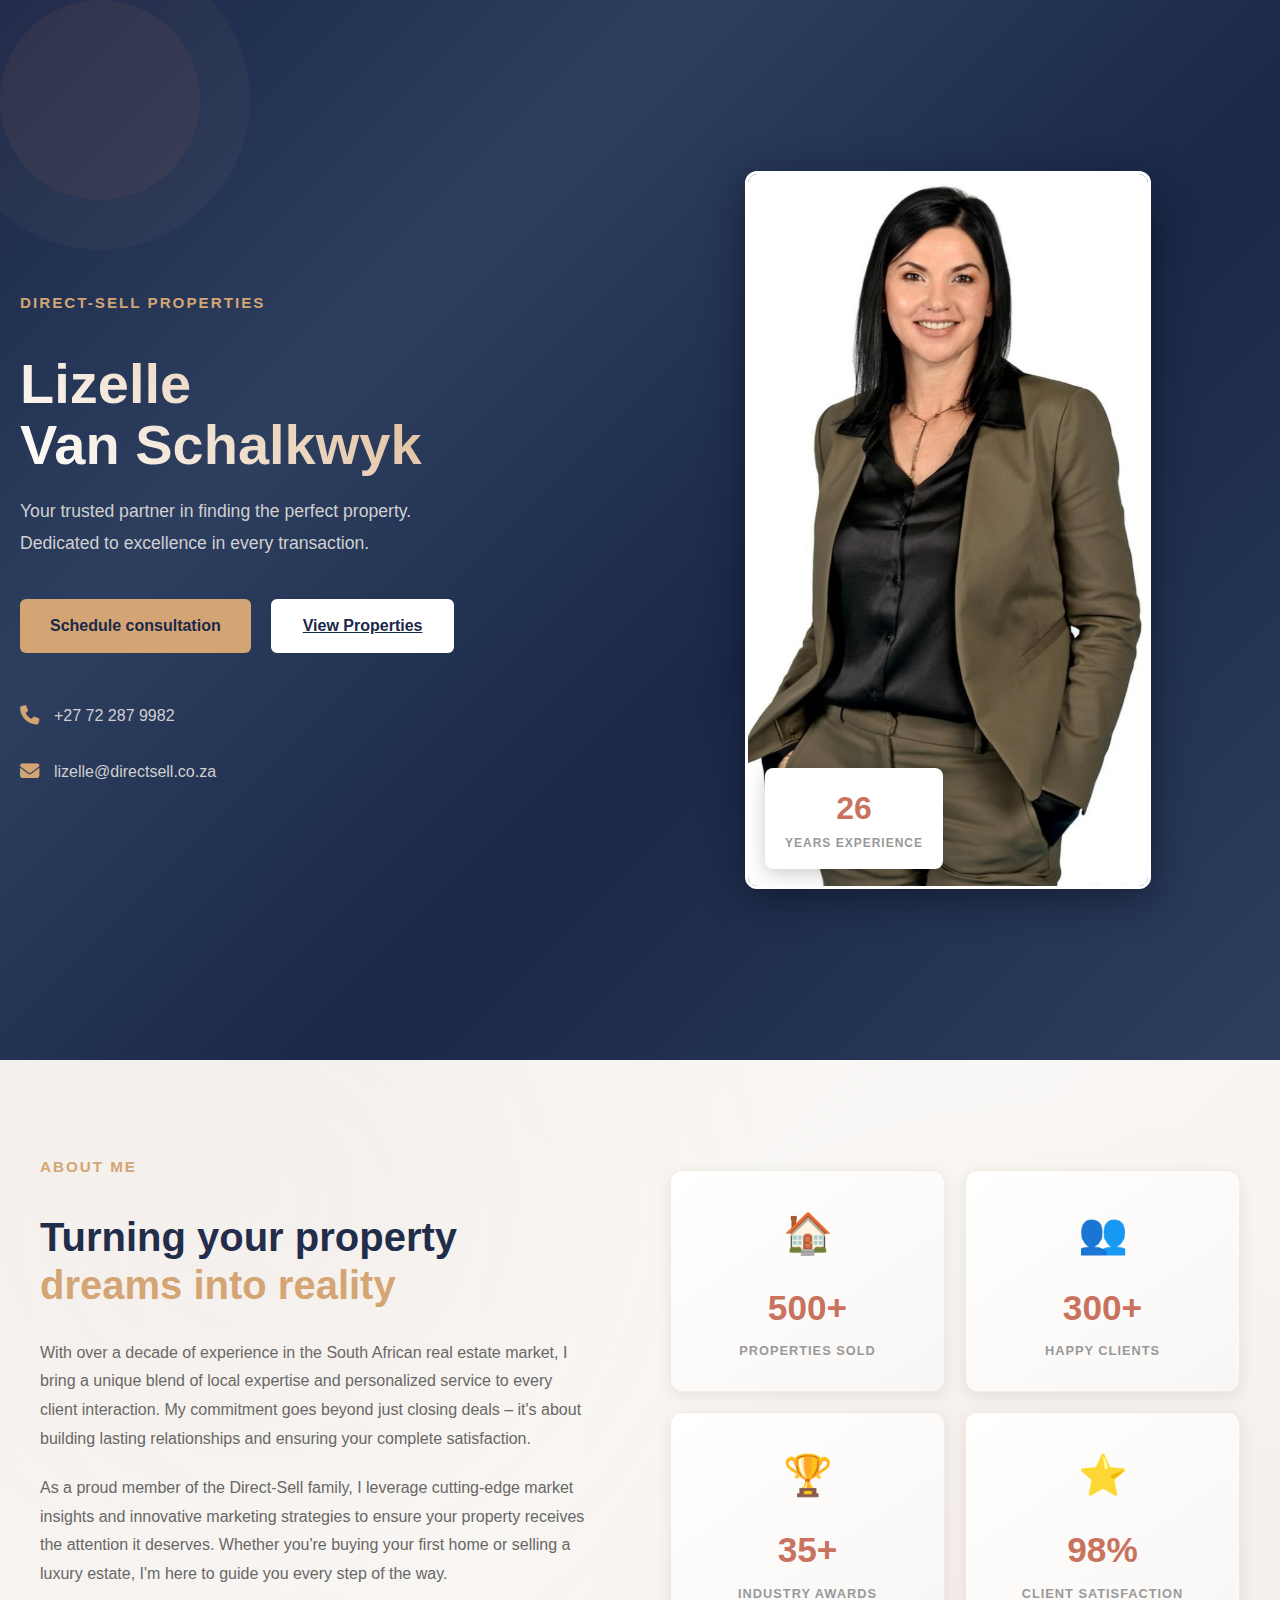
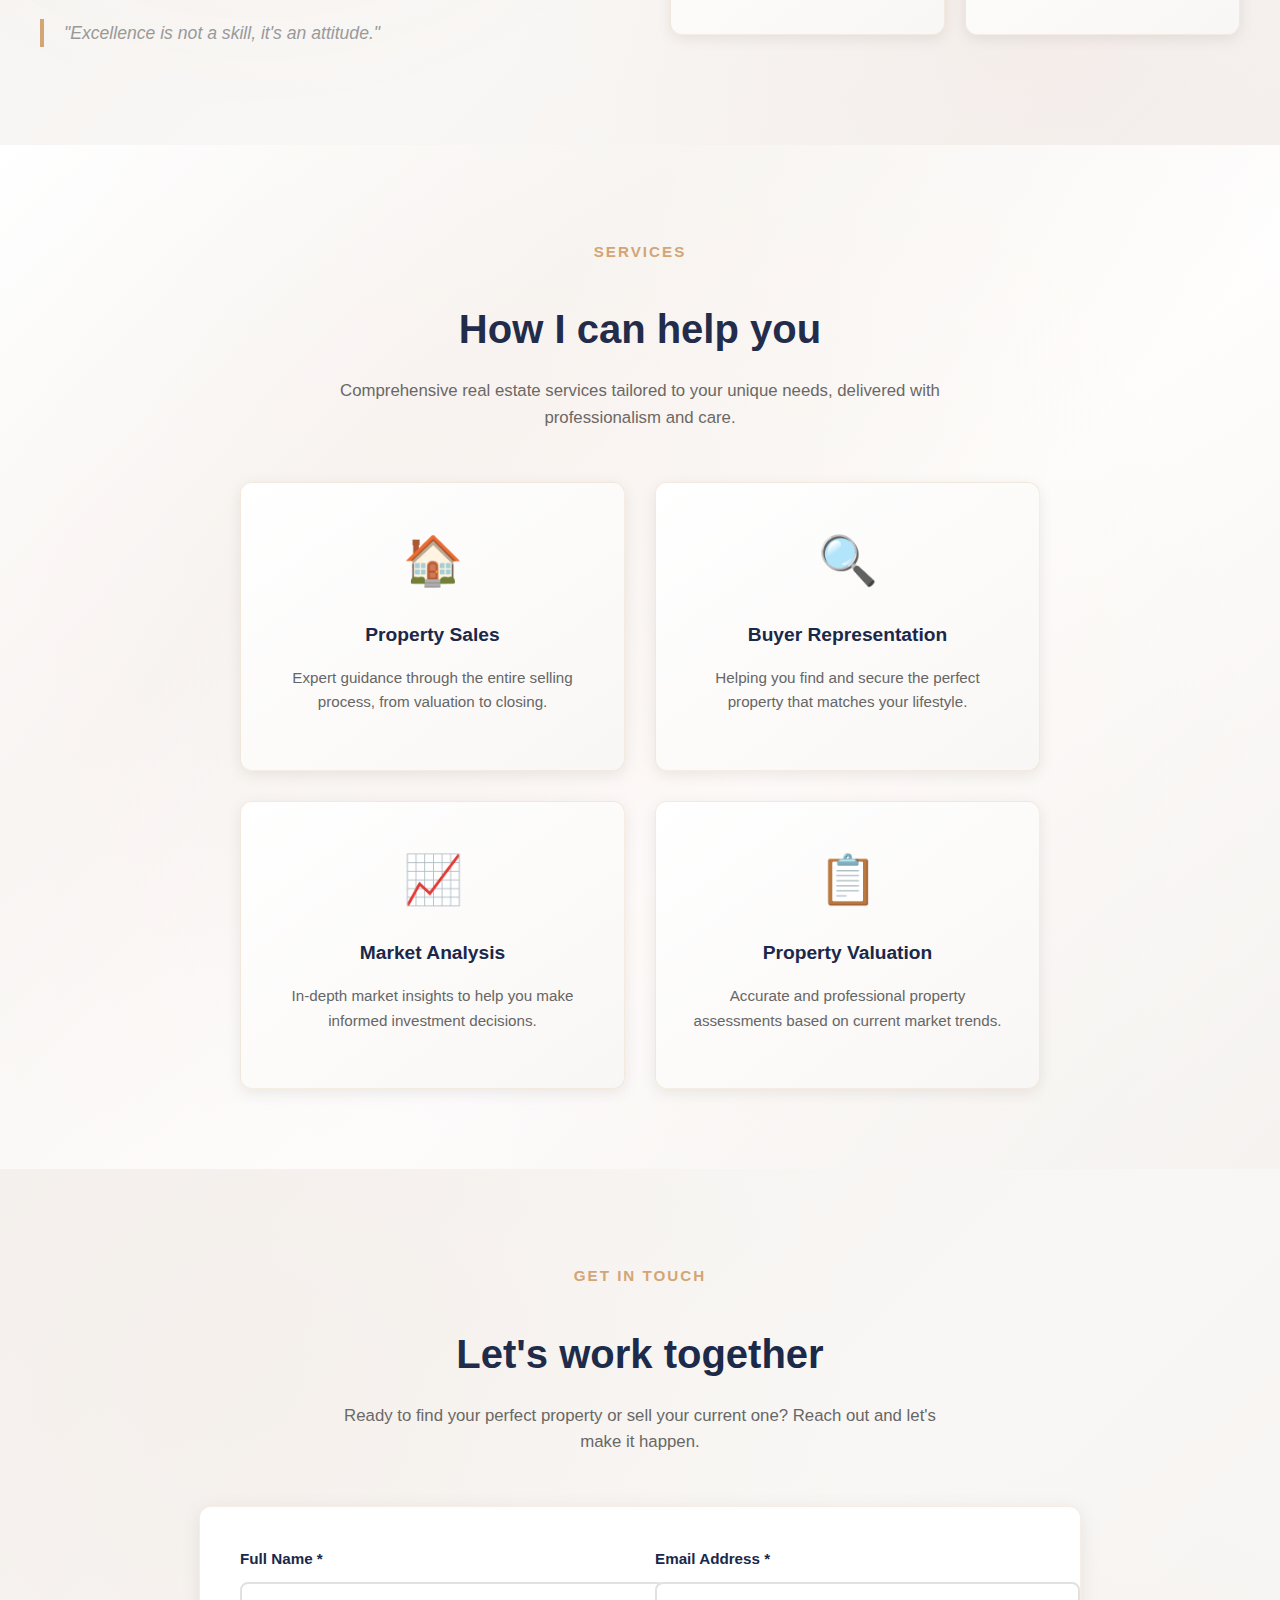
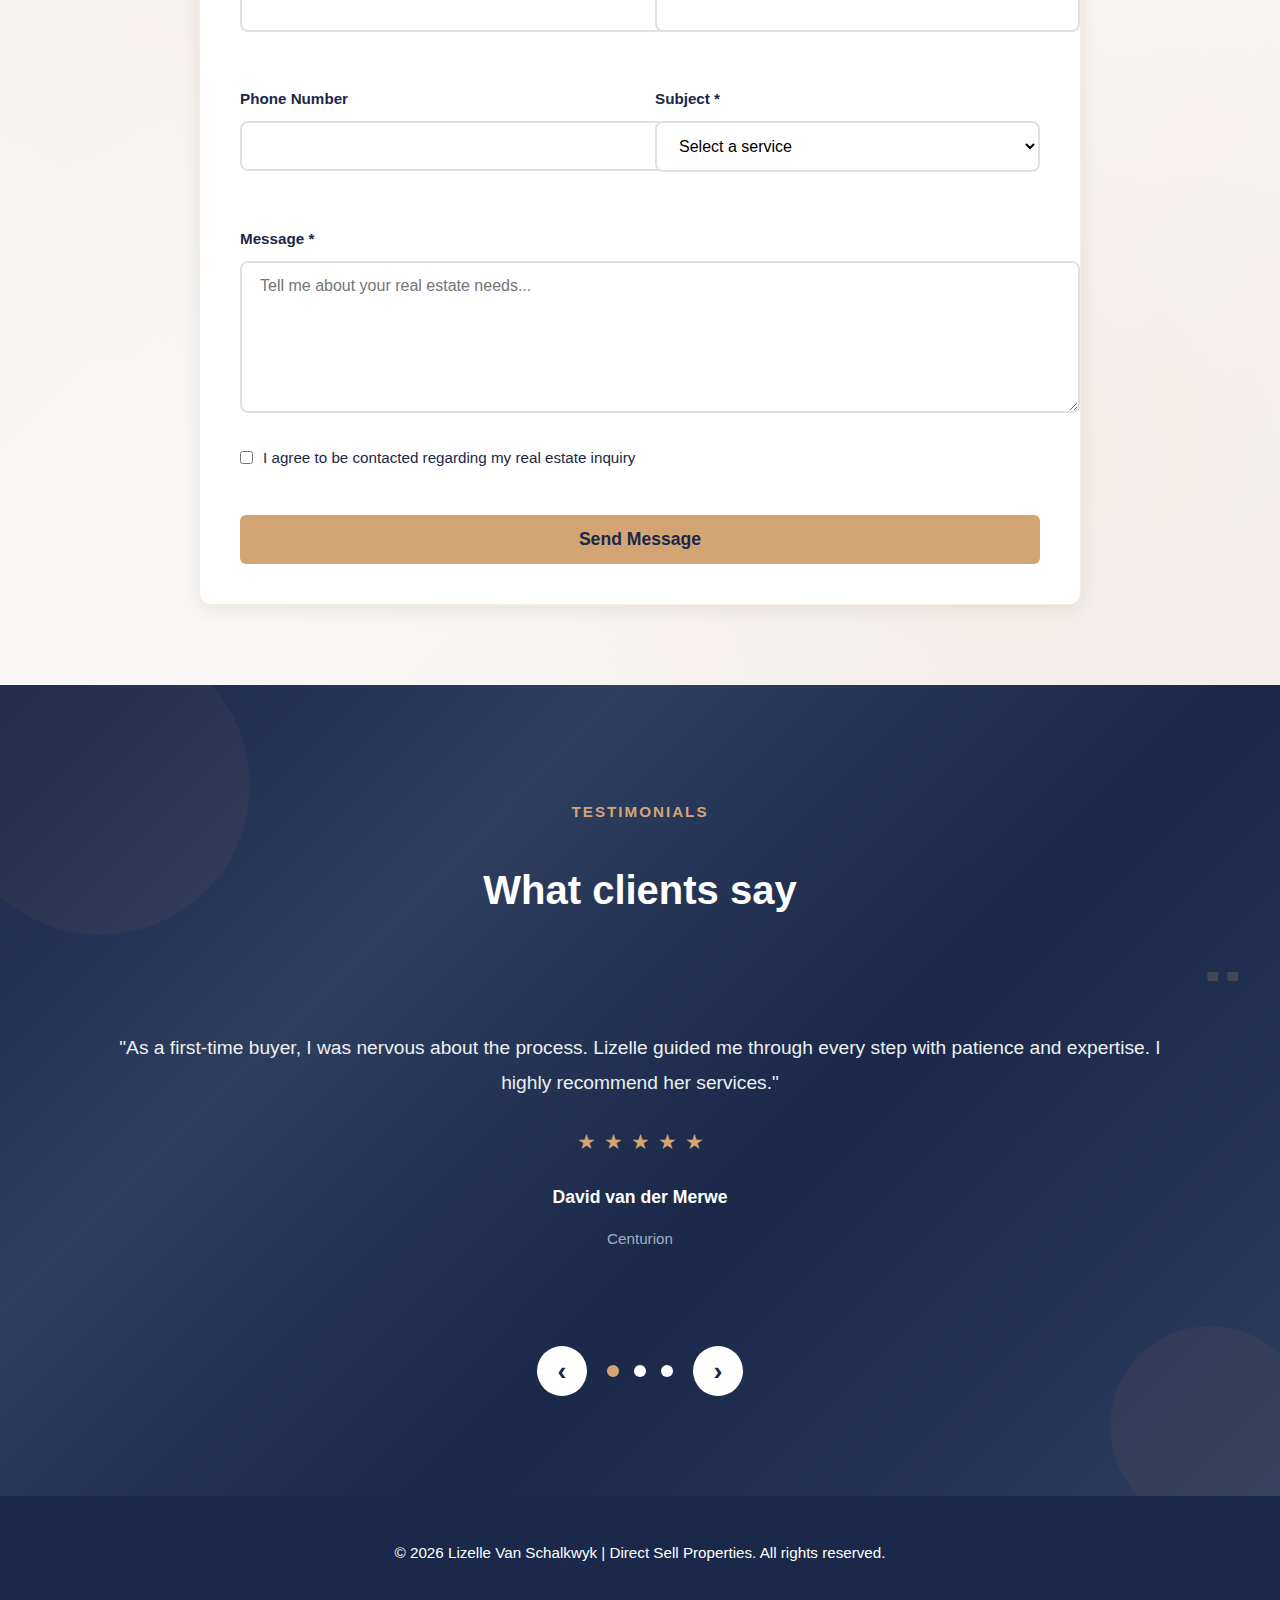
<file: index.html>
<!DOCTYPE html>
<html lang="en">
<head>
    <meta charset="UTF-8">
    <meta name="viewport" content="width=device-width, initial-scale=1.0">
    <title>Lizelle Van Schalkwyk - Real Estate Agent</title>
    <link rel="stylesheet" href="https://cdnjs.cloudflare.com/ajax/libs/font-awesome/6.4.0/css/all.min.css">
    <link rel="stylesheet" href="styles.css">
</head>
<body>
    <!-- Hero Section -->
    <section class="hero">
        <div class="hero-content">
            <div class="hero-left">
                <p class="company-label">DIRECT-SELL PROPERTIES</p>
                <h1 class="hero-name">Lizelle<br><span class="name-highlight">Van Schalkwyk</span></h1>
                <p class="hero-tagline">Your trusted partner in finding the perfect property.<br>Dedicated to excellence in every transaction.</p>
                
                <div class="hero-buttons">
                    <button class="btn btn-primary">Schedule consultation</button>
                    <a href="properties.html" class="btn btn-secondary">View Properties</a>
                </div>
                
                <div class="hero-contact">
                    <a href="tel:0722879982" class="contact-link-hero">
                        <i class="fas fa-phone"></i>
                        <span>+27 72 287 9982</span>
                    </a>
                    <a href="mailto:lizelle.vans@gmail.com" class="contact-link-hero">
                        <i class="fas fa-envelope"></i>
                        <span>lizelle@directsell.co.za</span>
                    </a>
                </div>
            </div>
            
            <div class="hero-right">
                <div class="image-card">
                    <img src="Profpic.jpg" alt="Lizelle Van Schalkwyk - Real Estate Agent" class="profile-image">
                    <div class="experience-badge">
                        <div class="badge-number">26</div>
                        <div class="badge-text">YEARS EXPERIENCE</div>
                    </div>
                </div>
            </div>
        </div>
    </section>

    <!-- About Me Section -->
    <section class="about-me-section">
        <div class="container">
            <div class="about-me-content">
                <div class="about-me-left">
                    <p class="about-label">ABOUT ME</p>
                    <h2 class="about-me-title">Turning your property<br><span class="title-highlight">dreams into reality</span></h2>
                    
                    <p class="about-text">With over a decade of experience in the South African real estate market, I bring a unique blend of local expertise and personalized service to every client interaction. My commitment goes beyond just closing deals – it's about building lasting relationships and ensuring your complete satisfaction.</p>
                    
                    <p class="about-text">As a proud member of the Direct-Sell family, I leverage cutting-edge market insights and innovative marketing strategies to ensure your property receives the attention it deserves. Whether you're buying your first home or selling a luxury estate, I'm here to guide you every step of the way.</p>
                    
                    <p class="quote">"Excellence is not a skill, it's an attitude."</p>
                </div>
                
                <div class="about-me-right">
                    <div class="stats-grid">
                        <div class="stat-card">
                            <div class="stat-icon">🏠</div>
                            <div class="stat-number">500+</div>
                            <div class="stat-label">PROPERTIES SOLD</div>
                        </div>
                        <div class="stat-card">
                            <div class="stat-icon">👥</div>
                            <div class="stat-number">300+</div>
                            <div class="stat-label">HAPPY CLIENTS</div>
                        </div>
                        <div class="stat-card">
                            <div class="stat-icon">🏆</div>
                            <div class="stat-number">35+</div>
                            <div class="stat-label">INDUSTRY AWARDS</div>
                        </div>
                        <div class="stat-card">
                            <div class="stat-icon">⭐</div>
                            <div class="stat-number">98%</div>
                            <div class="stat-label">CLIENT SATISFACTION</div>
                        </div>
                    </div>
                </div>
            </div>
        </div>
    </section>

    <section class="services-section">
        <div class="container">
            <p class="services-label">SERVICES</p>
            <h2 class="services-title">How I can help you</h2>
            <p class="services-subtitle">Comprehensive real estate services tailored to your unique needs, delivered with professionalism and care.</p>
            
            <div class="services-grid">
                <div class="service-card">
                    <div class="service-icon">🏠</div>
                    <h3>Property Sales</h3>
                    <p>Expert guidance through the entire selling process, from valuation to closing.</p>
                </div>
                <div class="service-card">
                    <div class="service-icon">🔍</div>
                    <h3>Buyer Representation</h3>
                    <p>Helping you find and secure the perfect property that matches your lifestyle.</p>
                </div>
                <div class="service-card">
                    <div class="service-icon">📈</div>
                    <h3>Market Analysis</h3>
                    <p>In-depth market insights to help you make informed investment decisions.</p>
                </div>
                <div class="service-card">
                    <div class="service-icon">📋</div>
                    <h3>Property Valuation</h3>
                    <p>Accurate and professional property assessments based on current market trends.</p>
                </div>
            </div>
        </div>
    </section>

    <!-- Contact Section -->
    <section class="contact-section">
        <div class="container">
            <p class="contact-label">GET IN TOUCH</p>
            <h2 class="contact-title">Let's work together</h2>
            <p class="contact-subtitle">Ready to find your perfect property or sell your current one? Reach out and let's make it happen.</p>
            
            <form action="https://formspree.io/f/738bda46a74e42508d9b95bb4120f1ad" method="POST" class="contact-form">
                <div class="form-row">
                    <div class="form-group">
                        <label for="name">Full Name *</label>
                        <input type="text" id="name" name="name" required>
                    </div>
                    <div class="form-group">
                        <label for="email">Email Address *</label>
                        <input type="email" id="email" name="email" required>
                    </div>
                </div>
                
                <div class="form-row">
                    <div class="form-group">
                        <label for="phone">Phone Number</label>
                        <input type="tel" id="phone" name="phone">
                    </div>
                    <div class="form-group">
                        <label for="subject">Subject *</label>
                        <select id="subject" name="subject" required>
                            <option value="">Select a service</option>
                            <option value="buying">Looking to Buy Property</option>
                            <option value="selling">Looking to Sell Property</option>
                            <option value="valuation">Property Valuation</option>
                            <option value="market">Market Analysis</option>
                            <option value="other">Other Inquiry</option>
                        </select>
                    </div>
                </div>
                
                <div class="form-group">
                    <label for="message">Message *</label>
                    <textarea id="message" name="message" rows="5" required placeholder="Tell me about your real estate needs..."></textarea>
                </div>
                
                <div class="form-group checkbox-group">
                    <input type="checkbox" id="consent" name="consent" required>
                    <label for="consent">I agree to be contacted regarding my real estate inquiry</label>
                </div>
                
                <button type="submit" class="btn btn-primary submit-btn">Send Message</button>
            </form>
        </div>
    </section>

    <!-- Testimonials Section -->
    <section class="testimonials-section">
        <div class="container">
            <p class="testimonials-label">TESTIMONIALS</p>
            <h2 class="testimonials-title">What clients say</h2>
            
            <div class="testimonials-wrapper">
                <div class="testimonials-container" id="testimonialsContainer">
                    <!-- Testimonial 1 -->
                    <div class="testimonial-slide">
                        <div class="testimonial-quote-mark">"</div>
                        <div class="testimonial-content">
                            <p class="testimonial-text">"As a first-time buyer, I was nervous about the process. Lizelle guided me through every step with patience and expertise. I highly recommend her services."</p>
                            <div class="testimonial-stars">
                                <span class="star">★</span>
                                <span class="star">★</span>
                                <span class="star">★</span>
                                <span class="star">★</span>
                                <span class="star">★</span>
                            </div>
                            <div class="testimonial-author">
                                <h4>David van der Merwe</h4>
                                <p>Centurion</p>
                            </div>
                        </div>
                    </div>
                    
                    <!-- Testimonial 2 -->
                    <div class="testimonial-slide">
                        <div class="testimonial-quote-mark">"</div>
                        <div class="testimonial-content">
                            <p class="testimonial-text">"Selling my property was seamless with Lizelle's professional approach. She marketed it beautifully and secured an excellent price. Truly exceptional service!"</p>
                            <div class="testimonial-stars">
                                <span class="star">★</span>
                                <span class="star">★</span>
                                <span class="star">★</span>
                                <span class="star">★</span>
                                <span class="star">★</span>
                            </div>
                            <div class="testimonial-author">
                                <h4>Sarah Johnson</h4>
                                <p>Johannesburg</p>
                            </div>
                        </div>
                    </div>
                    
                    <!-- Testimonial 3 -->
                    <div class="testimonial-slide">
                        <div class="testimonial-quote-mark">"</div>
                        <div class="testimonial-content">
                            <p class="testimonial-text">"Lizelle's market insights were invaluable. She helped me make an informed investment decision and I couldn't be happier with my property choice. Highly professional!"</p>
                            <div class="testimonial-stars">
                                <span class="star">★</span>
                                <span class="star">★</span>
                                <span class="star">★</span>
                                <span class="star">★</span>
                                <span class="star">★</span>
                            </div>
                            <div class="testimonial-author">
                                <h4>Michael Pieterse</h4>
                                <p>Pretoria</p>
                            </div>
                        </div>
                    </div>
                </div>
            </div>
            
            <div class="testimonial-navigation">
                <button class="nav-btn nav-btn-prev" id="prevBtn" aria-label="Previous testimonial">
                    <span class="arrow">‹</span>
                </button>
                <div class="nav-dots-container">
                    <button class="nav-dot active" data-index="0" aria-label="Testimonial 1"></button>
                    <button class="nav-dot" data-index="1" aria-label="Testimonial 2"></button>
                    <button class="nav-dot" data-index="2" aria-label="Testimonial 3"></button>
                </div>
                <button class="nav-btn nav-btn-next" id="nextBtn" aria-label="Next testimonial">
                    <span class="arrow">›</span>
                </button>
            </div>
        </div>
    </section>

    <script>
        let currentTestimonial = 0;
        const totalTestimonials = 3;
        const container = document.getElementById('testimonialsContainer');
        const prevBtn = document.getElementById('prevBtn');
        const nextBtn = document.getElementById('nextBtn');
        const navDots = document.querySelectorAll('.nav-dot[data-index]');
        
        function showTestimonial(index) {
            currentTestimonial = (index + totalTestimonials) % totalTestimonials;
            container.style.transform = `translateX(-${currentTestimonial * 100}%)`;
            
            navDots.forEach(dot => {
                dot.classList.remove('active');
            });
            document.querySelector(`.nav-dot[data-index="${currentTestimonial}"]`).classList.add('active');
        }
        
        prevBtn.addEventListener('click', () => showTestimonial(currentTestimonial - 1));
        nextBtn.addEventListener('click', () => showTestimonial(currentTestimonial + 1));
        
        navDots.forEach(dot => {
            dot.addEventListener('click', (e) => {
                const index = parseInt(e.target.getAttribute('data-index'));
                showTestimonial(index);
            });
        });
    </script>

    <!-- Footer -->
    <footer class="footer">
        <p>&copy; 2026 Lizelle Van Schalkwyk | Direct Sell Properties. All rights reserved.</p>
    </footer>
</body>
</html>
</file>
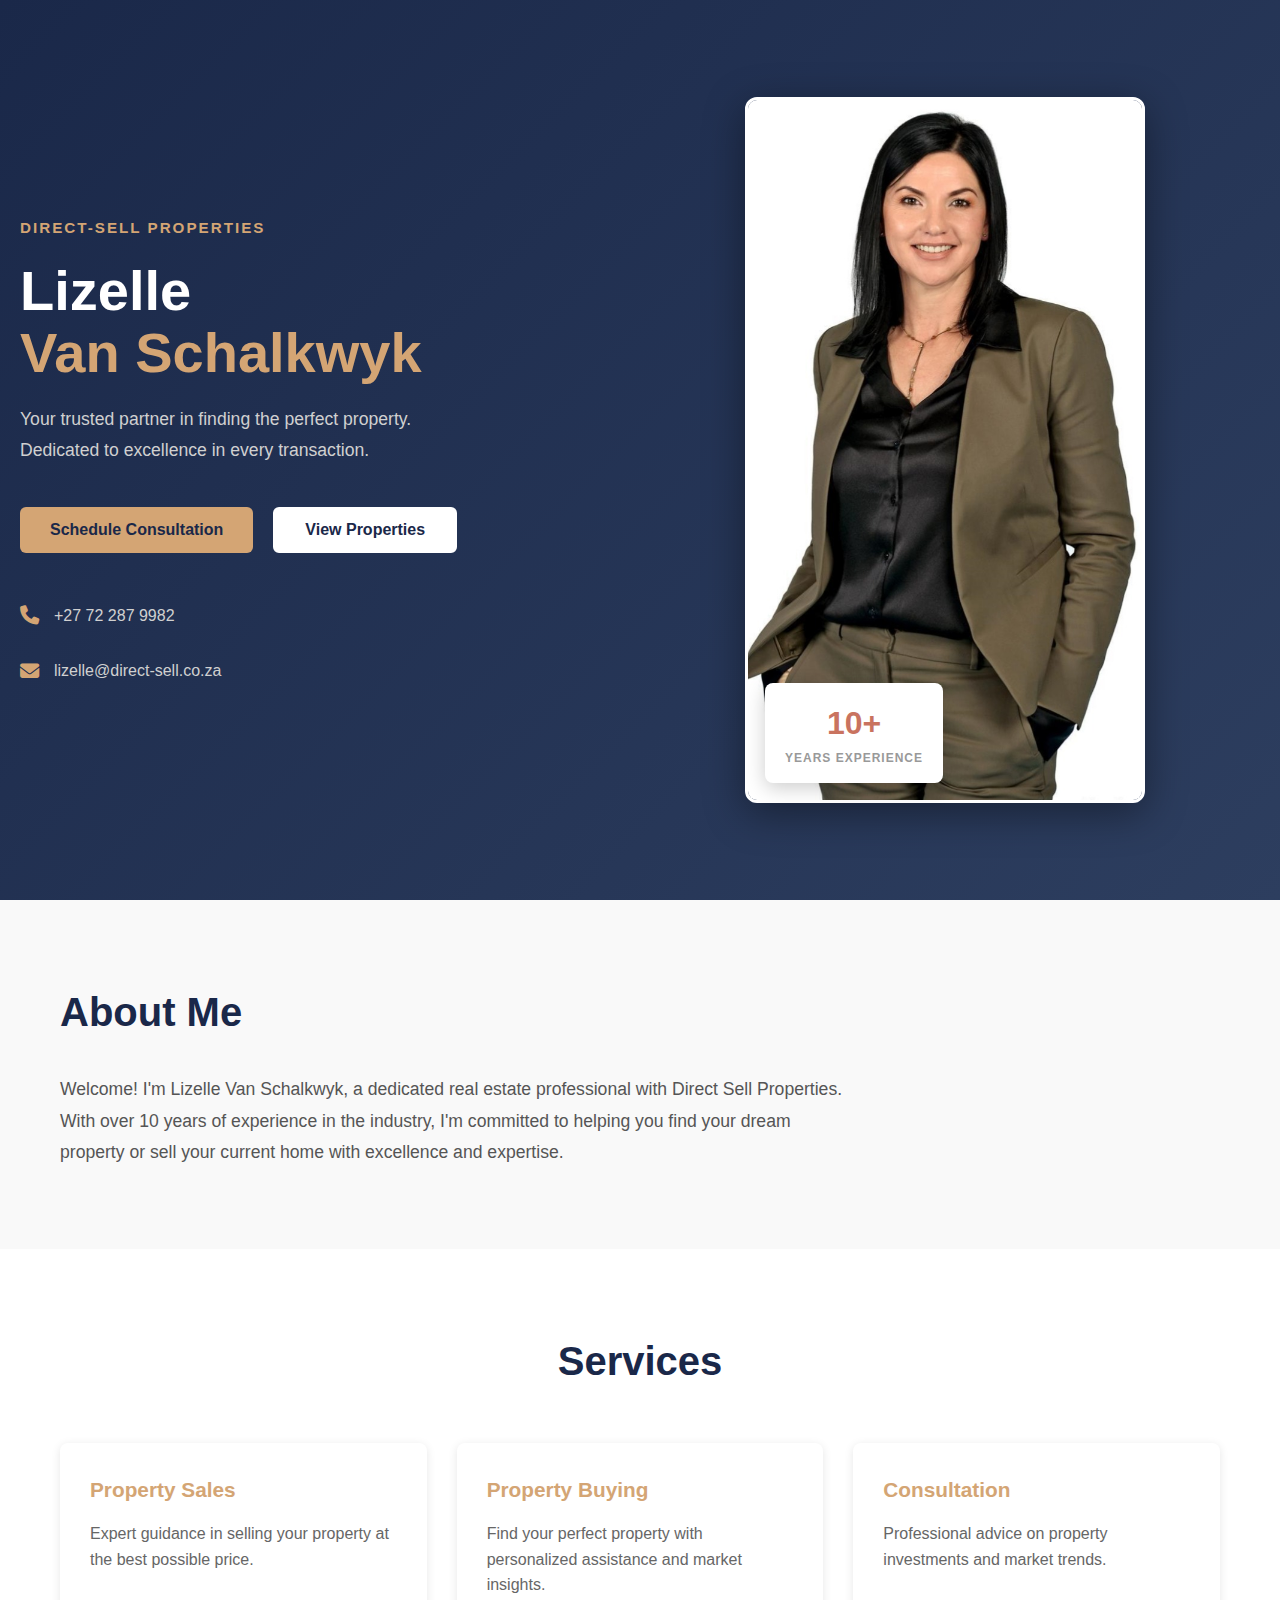
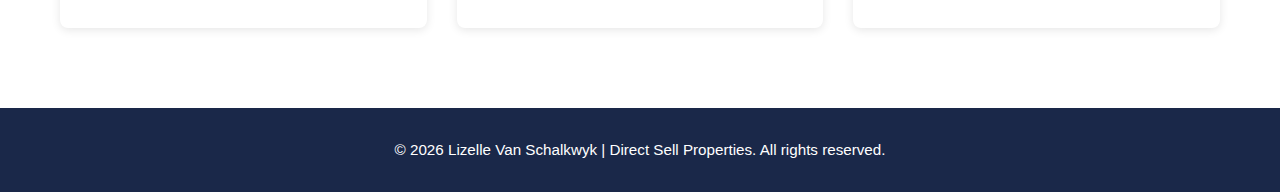
<file: realestate-profile/index.html>
<!DOCTYPE html>
<html lang="en">
<head>
    <meta charset="UTF-8">
    <meta name="viewport" content="width=device-width, initial-scale=1.0">
    <title>Lizelle Van Schalkwyk - Real Estate Agent</title>
    <link rel="stylesheet" href="https://cdnjs.cloudflare.com/ajax/libs/font-awesome/6.4.0/css/all.min.css">
    <link rel="stylesheet" href="styles.css">
</head>
<body>
    <!-- Hero Section -->
    <section class="hero">
        <div class="hero-content">
            <div class="hero-left">
                <p class="company-label">DIRECT-SELL PROPERTIES</p>
                <h1 class="hero-name">Lizelle<br><span class="name-highlight">Van Schalkwyk</span></h1>
                <p class="hero-tagline">Your trusted partner in finding the perfect property.<br>Dedicated to excellence in every transaction.</p>
                
                <div class="hero-buttons">
                    <button class="btn btn-primary">Schedule Consultation</button>
                    <button class="btn btn-secondary">View Properties</button>
                </div>
                
                <div class="hero-contact">
                    <a href="tel:0722879982" class="contact-link-hero">
                        <i class="fas fa-phone"></i>
                        <span>+27 72 287 9982</span>
                    </a>
                    <a href="mailto:lizelle.vans@gmail.com" class="contact-link-hero">
                        <i class="fas fa-envelope"></i>
                        <span>lizelle@direct-sell.co.za</span>
                    </a>
                </div>
            </div>
            
            <div class="hero-right">
                <div class="image-card">
                    <img src="Profpic.jpg" alt="Lizelle Van Schalkwyk - Real Estate Agent" class="profile-image">
                    <div class="experience-badge">
                        <div class="badge-number">10+</div>
                        <div class="badge-text">YEARS EXPERIENCE</div>
                    </div>
                </div>
            </div>
        </div>
    </section>

    <!-- Additional Sections -->
    <section class="about-section">
        <div class="container">
            <h2>About Me</h2>
            <p>Welcome! I'm Lizelle Van Schalkwyk, a dedicated real estate professional with Direct Sell Properties. With over 10 years of experience in the industry, I'm committed to helping you find your dream property or sell your current home with excellence and expertise.</p>
        </div>
    </section>

    <section class="services-section">
        <div class="container">
            <h2>Services</h2>
            <div class="services-grid">
                <div class="service-card">
                    <h3>Property Sales</h3>
                    <p>Expert guidance in selling your property at the best possible price.</p>
                </div>
                <div class="service-card">
                    <h3>Property Buying</h3>
                    <p>Find your perfect property with personalized assistance and market insights.</p>
                </div>
                <div class="service-card">
                    <h3>Consultation</h3>
                    <p>Professional advice on property investments and market trends.</p>
                </div>
            </div>
        </div>
    </section>

    <!-- Footer -->
    <footer class="footer">
        <p>&copy; 2026 Lizelle Van Schalkwyk | Direct Sell Properties. All rights reserved.</p>
    </footer>
</body>
</html>
</file>
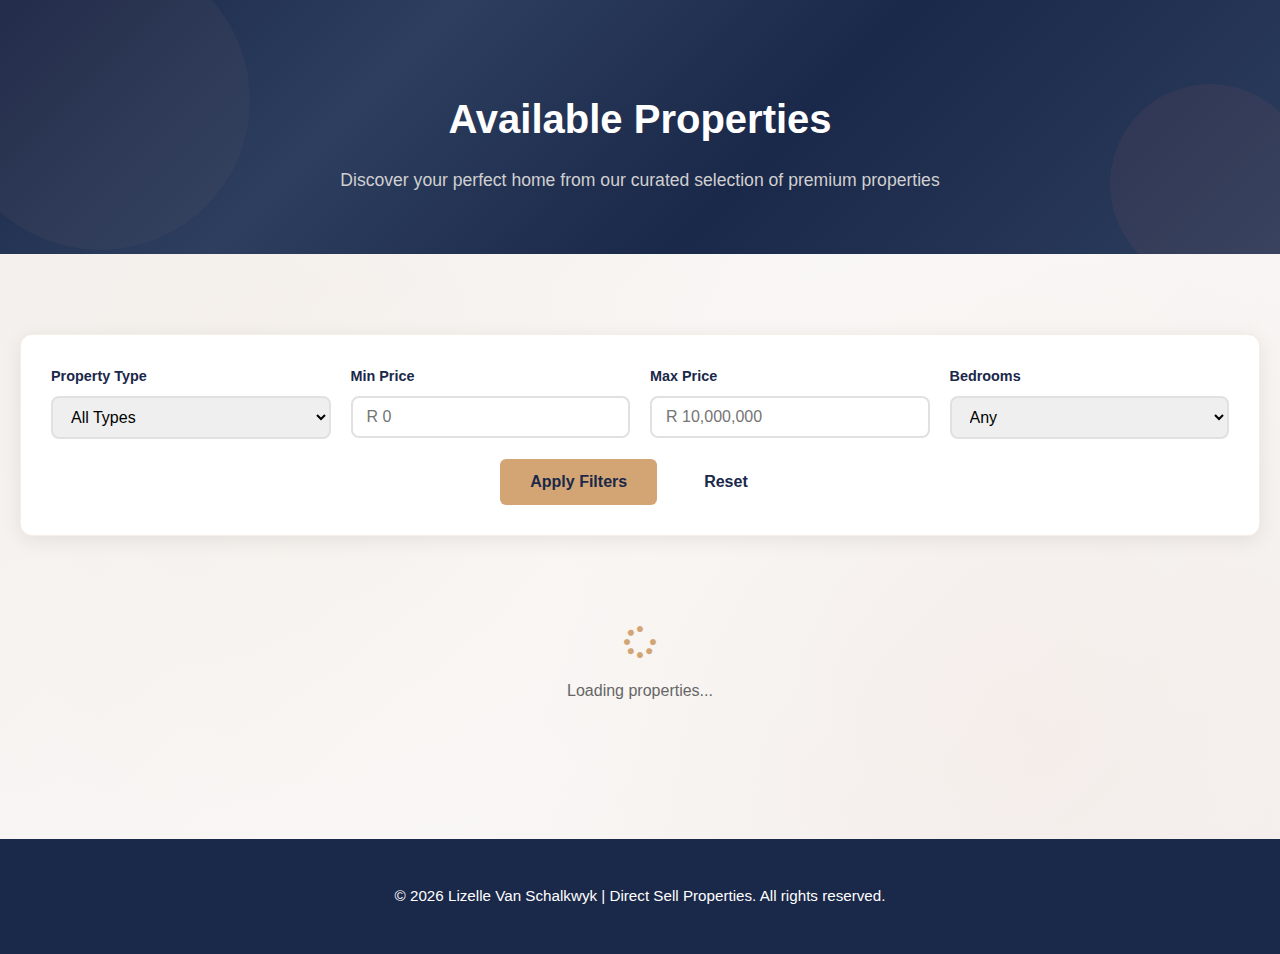
<file: properties.html>
<!DOCTYPE html>
<html lang="en">
<head>
    <meta charset="UTF-8">
    <meta name="viewport" content="width=device-width, initial-scale=1.0">
    <title>Property Listings - Lizelle Van Schalkwyk</title>
    <link rel="stylesheet" href="https://cdnjs.cloudflare.com/ajax/libs/font-awesome/6.4.0/css/all.min.css">
    <link rel="stylesheet" href="styles.css">
    <style>
        /* Properties Page Specific Styles */
        .properties-hero {
            background: linear-gradient(135deg, #1a2849 0%, #2d3e5f 30%, #1a2849 60%, #2d3e5f 100%);
            color: white;
            padding: 60px 20px;
            text-align: center;
            position: relative;
            overflow: hidden;
        }

        .properties-hero::before {
            content: '';
            position: absolute;
            top: -50px;
            left: -50px;
            width: 300px;
            height: 300px;
            background: rgba(212, 165, 116, 0.05);
            border-radius: 50%;
            animation: float 20s ease-in-out infinite;
        }

        .properties-hero::after {
            content: '';
            position: absolute;
            bottom: -30px;
            right: -30px;
            width: 200px;
            height: 200px;
            background: rgba(201, 115, 95, 0.08);
            border-radius: 50%;
            animation: float 15s ease-in-out infinite reverse;
        }

        .properties-hero h1 {
            font-size: 2.5em;
            margin-bottom: 15px;
            position: relative;
            z-index: 1;
        }

        .properties-hero p {
            font-size: 1.1em;
            color: #d0d0d0;
            max-width: 600px;
            margin: 0 auto;
            position: relative;
            z-index: 1;
        }

        .properties-section {
            padding: 80px 20px;
            background: linear-gradient(135deg, #f5f2f0 0%, #f9f7f5 50%, #f5f2f0 100%);
            position: relative;
            overflow: hidden;
        }

        .properties-section::before {
            content: '';
            position: absolute;
            top: -10%;
            left: -10%;
            width: 120%;
            height: 120%;
            background-image: 
                radial-gradient(circle at 25% 25%, rgba(212, 165, 116, 0.05) 0%, transparent 40%),
                radial-gradient(circle at 75% 75%, rgba(201, 115, 95, 0.05) 0%, transparent 40%);
            animation: subtleFloat 25s ease-in-out infinite;
        }

        .filter-section {
            max-width: 1200px;
            margin: 0 auto 50px;
            background: white;
            padding: 30px;
            border-radius: 12px;
            box-shadow: 0 4px 20px rgba(0, 0, 0, 0.08);
            border: 1px solid rgba(212, 165, 116, 0.2);
            position: relative;
            z-index: 1;
        }

        .filter-row {
            display: grid;
            grid-template-columns: repeat(auto-fit, minmax(200px, 1fr));
            gap: 20px;
            margin-bottom: 20px;
        }

        .filter-group {
            display: flex;
            flex-direction: column;
        }

        .filter-group label {
            color: #1a2849;
            font-weight: 600;
            margin-bottom: 8px;
            font-size: 0.9em;
        }

        .filter-group select,
        .filter-group input {
            padding: 10px 14px;
            border: 2px solid #e1e1e1;
            border-radius: 8px;
            font-size: 1em;
            transition: border-color 0.3s ease;
        }

        .filter-group select:focus,
        .filter-group input:focus {
            outline: none;
            border-color: #d4a574;
        }

        .filter-buttons {
            display: flex;
            gap: 15px;
            justify-content: center;
        }

        .properties-grid {
            max-width: 1200px;
            margin: 0 auto;
            display: grid;
            grid-template-columns: repeat(auto-fit, minmax(350px, 1fr));
            gap: 30px;
            position: relative;
            z-index: 1;
        }

        .property-card {
            background: white;
            border-radius: 12px;
            overflow: hidden;
            box-shadow: 0 4px 20px rgba(0, 0, 0, 0.08);
            border: 1px solid rgba(212, 165, 116, 0.2);
            transition: transform 0.3s ease, box-shadow 0.3s ease;
        }

        .property-card:hover {
            transform: translateY(-8px);
            box-shadow: 0 10px 30px rgba(0, 0, 0, 0.12);
        }

        .property-image {
            width: 100%;
            height: 250px;
            object-fit: cover;
            background: linear-gradient(45deg, #f9f7f5, #e1e1e1);
        }

        .property-content {
            padding: 25px;
        }

        .property-price {
            font-size: 1.8em;
            font-weight: 700;
            color: #c9735f;
            margin-bottom: 10px;
        }

        .property-title {
            font-size: 1.3em;
            color: #1a2849;
            margin-bottom: 15px;
            font-weight: 600;
        }

        .property-details {
            display: flex;
            gap: 20px;
            margin-bottom: 15px;
            color: #666;
            font-size: 0.9em;
        }

        .property-detail {
            display: flex;
            align-items: center;
            gap: 5px;
        }

        .property-description {
            color: #666;
            line-height: 1.6;
            margin-bottom: 20px;
        }

        .property-features {
            display: flex;
            flex-wrap: wrap;
            gap: 8px;
            margin-bottom: 20px;
        }

        .property-feature {
            background: #f9f7f5;
            color: #1a2849;
            padding: 5px 12px;
            border-radius: 20px;
            font-size: 0.8em;
            border: 1px solid rgba(212, 165, 116, 0.2);
        }

        .property-actions {
            display: flex;
            gap: 15px;
        }

        .property-btn {
            flex: 1;
            padding: 12px 20px;
            border: none;
            border-radius: 8px;
            font-weight: 600;
            cursor: pointer;
            transition: all 0.3s ease;
            text-align: center;
            text-decoration: none;
            font-family: 'Segoe UI', Tahoma, Geneva, Verdana, sans-serif;
        }

        .property-btn-primary {
            background-color: #d4a574;
            color: #1a2849;
        }

        .property-btn-primary:hover {
            background-color: #e5b88f;
            transform: translateY(-2px);
        }

        .property-btn-secondary {
            background-color: white;
            color: #1a2849;
            border: 2px solid #d4a574;
        }

        .property-btn-secondary:hover {
            background-color: #f9f7f5;
            transform: translateY(-2px);
        }

        .no-properties {
            text-align: center;
            padding: 60px 20px;
            color: #666;
        }

        .no-properties i {
            font-size: 4em;
            color: #d4a574;
            margin-bottom: 20px;
        }

        .loading {
            text-align: center;
            padding: 40px;
            color: #666;
        }

        .loading i {
            font-size: 2em;
            color: #d4a574;
            animation: spin 1s linear infinite;
        }

        @keyframes spin {
            0% { transform: rotate(0deg); }
            100% { transform: rotate(360deg); }
        }

        /* Responsive Design */
        @media (max-width: 768px) {
            .properties-hero h1 {
                font-size: 2em;
            }

            .properties-grid {
                grid-template-columns: 1fr;
            }

            .filter-row {
                grid-template-columns: 1fr;
            }

            .property-actions {
                flex-direction: column;
            }
        }
    </style>
</head>
<body>
    <!-- Properties Hero -->
    <section class="properties-hero">
        <h1>Available Properties</h1>
        <p>Discover your perfect home from our curated selection of premium properties</p>
    </section>

    <!-- Properties Section -->
    <section class="properties-section">
        <!-- Filter Section -->
        <div class="filter-section">
            <div class="filter-row">
                <div class="filter-group">
                    <label for="propertyType">Property Type</label>
                    <select id="propertyType">
                        <option value="">All Types</option>
                        <option value="house">House</option>
                        <option value="apartment">Apartment</option>
                        <option value="townhouse">Townhouse</option>
                        <option value="villa">Villa</option>
                    </select>
                </div>
                <div class="filter-group">
                    <label for="minPrice">Min Price</label>
                    <input type="number" id="minPrice" placeholder="R 0">
                </div>
                <div class="filter-group">
                    <label for="maxPrice">Max Price</label>
                    <input type="number" id="maxPrice" placeholder="R 10,000,000">
                </div>
                <div class="filter-group">
                    <label for="bedrooms">Bedrooms</label>
                    <select id="bedrooms">
                        <option value="">Any</option>
                        <option value="1">1+</option>
                        <option value="2">2+</option>
                        <option value="3">3+</option>
                        <option value="4">4+</option>
                        <option value="5">5+</option>
                    </select>
                </div>
            </div>
            <div class="filter-buttons">
                <button class="btn btn-primary" onclick="filterProperties()">Apply Filters</button>
                <button class="btn btn-secondary" onclick="resetFilters()">Reset</button>
            </div>
        </div>

        <!-- Properties Grid -->
        <div class="properties-grid" id="propertiesGrid">
            <!-- Properties will be loaded here from database -->
            <div class="loading">
                <i class="fas fa-spinner"></i>
                <p>Loading properties...</p>
            </div>
        </div>
    </section>

    <!-- Footer -->
    <footer class="footer">
        <p>&copy; 2026 Lizelle Van Schalkwyk | Direct Sell Properties. All rights reserved.</p>
    </footer>

    <script>
        // Sample data - this will be replaced with Supabase data
        const sampleProperties = [
            {
                id: 1,
                title: "Modern Family Home in Centurion",
                price: "R 2,850,000",
                type: "house",
                bedrooms: 4,
                bathrooms: 3,
                garages: 2,
                size: "450m²",
                description: "Beautiful modern family home with spacious living areas, perfect for entertaining.",
                features: ["Swimming Pool", "Garden", "Modern Kitchen", "Air Conditioning"],
                image: "https://via.placeholder.com/400x250/1a2849/ffffff?text=Property+1"
            },
            {
                id: 2,
                title: "Luxury Apartment in Sandton",
                price: "R 1,950,000",
                type: "apartment",
                bedrooms: 2,
                bathrooms: 2,
                garages: 1,
                size: "120m²",
                description: "Stunning apartment with city views, secure complex with excellent amenities.",
                features: ["City View", "Gym", "Security", "Balcony"],
                image: "https://via.placeholder.com/400x250/1a2849/ffffff?text=Property+2"
            },
            {
                id: 3,
                title: "Elegant Townhouse in Pretoria",
                price: "R 1,650,000",
                type: "townhouse",
                bedrooms: 3,
                bathrooms: 2,
                garages: 2,
                size: "180m²",
                description: "Well-maintained townhouse in quiet complex, close to schools and shopping.",
                features: ["Garden", "Pet Friendly", "Complex", "Modern"],
                image: "https://via.placeholder.com/400x250/1a2849/ffffff?text=Property+3"
            }
        ];

        let currentProperties = [...sampleProperties];

        // Load properties
        function loadProperties() {
            const grid = document.getElementById('propertiesGrid');
            
            if (currentProperties.length === 0) {
                grid.innerHTML = `
                    <div class="no-properties">
                        <i class="fas fa-home"></i>
                        <h3>No Properties Found</h3>
                        <p>Try adjusting your filters or check back later for new listings.</p>
                    </div>
                `;
                return;
            }

            grid.innerHTML = currentProperties.map(property => `
                <div class="property-card">
                    <img src="${property.image}" alt="${property.title}" class="property-image">
                    <div class="property-content">
                        <div class="property-price">${property.price}</div>
                        <h3 class="property-title">${property.title}</h3>
                        <div class="property-details">
                            <div class="property-detail">
                                <i class="fas fa-bed"></i>
                                <span>${property.bedrooms} Beds</span>
                            </div>
                            <div class="property-detail">
                                <i class="fas fa-bath"></i>
                                <span>${property.bathrooms} Baths</span>
                            </div>
                            <div class="property-detail">
                                <i class="fas fa-car"></i>
                                <span>${property.garages} Garage</span>
                            </div>
                            <div class="property-detail">
                                <i class="fas fa-ruler-combined"></i>
                                <span>${property.size}</span>
                            </div>
                        </div>
                        <p class="property-description">${property.description}</p>
                        <div class="property-features">
                            ${property.features.map(feature => `<span class="property-feature">${feature}</span>`).join('')}
                        </div>
                        <div class="property-actions">
                            <a href="#" class="property-btn property-btn-primary" onclick="contactAboutProperty(${property.id})">Contact Agent</a>
                            <a href="#" class="property-btn property-btn-secondary" onclick="viewDetails(${property.id})">View Details</a>
                        </div>
                    </div>
                </div>
            `).join('');
        }

        // Filter properties
        function filterProperties() {
            const type = document.getElementById('propertyType').value;
            const minPrice = parseInt(document.getElementById('minPrice').value) || 0;
            const maxPrice = parseInt(document.getElementById('maxPrice').value) || Infinity;
            const bedrooms = parseInt(document.getElementById('bedrooms').value) || 0;

            currentProperties = sampleProperties.filter(property => {
                const price = parseInt(property.price.replace(/[^0-9]/g, ''));
                return (
                    (!type || property.type === type) &&
                    price >= minPrice &&
                    price <= maxPrice &&
                    property.bedrooms >= bedrooms
                );
            });

            loadProperties();
        }

        // Reset filters
        function resetFilters() {
            document.getElementById('propertyType').value = '';
            document.getElementById('minPrice').value = '';
            document.getElementById('maxPrice').value = '';
            document.getElementById('bedrooms').value = '';
            
            currentProperties = [...sampleProperties];
            loadProperties();
        }

        // Contact about property
        function contactAboutProperty(propertyId) {
            const property = sampleProperties.find(p => p.id === propertyId);
            // Redirect to main page contact form with property info
            window.location.href = `index.html#contact?property=${encodeURIComponent(property.title)}`;
        }

        // View property details
        function viewDetails(propertyId) {
            const property = sampleProperties.find(p => p.id === propertyId);
            // This could open a modal or go to a detail page
            alert(`Property Details: ${property.title}\n\nPrice: ${property.price}\n${property.description}\n\nContact Lizelle for more information!`);
        }

        // Initialize page
        document.addEventListener('DOMContentLoaded', function() {
            // Simulate loading
            setTimeout(() => {
                loadProperties();
            }, 1000);
        });
    </script>
</body>
</html>
</file>
<file: styles.css>
:root {
    --primary-color: #d4a574;
    --primary-hover: #e5b88f;
    --accent-color: #c9735f;
}

body {
    font-family: 'Segoe UI', Tahoma, Geneva, Verdana, sans-serif;
    line-height: 1.6;
    color: #333;
    margin: 0;
    padding: 0;
}

.container {
    max-width: 1200px;
    margin: 0 auto;
    padding: 0 20px;
}

/* Hero Section */
.hero {
    background: linear-gradient(135deg, #1a2849 0%, #2d3e5f 30%, #1a2849 60%, #2d3e5f 100%);
    color: white;
    padding: 80px 20px;
    min-height: 100vh;
    display: flex;
    align-items: center;
    position: relative;
    overflow: hidden;
}

.hero::after {
    content: '';
    position: absolute;
    top: 0;
    left: 0;
    width: 100%;
    height: 100%;
    background-image: 
        radial-gradient(circle at 20% 80%, rgba(212, 165, 116, 0.1) 0%, transparent 50%),
        radial-gradient(circle at 80% 20%, rgba(201, 115, 95, 0.1) 0%, transparent 50%),
        radial-gradient(circle at 40% 40%, rgba(212, 165, 116, 0.08) 0%, transparent 50%);
    animation: pulseBackground 15s ease-in-out infinite alternate;
}

.hero::before {
    content: '';
    position: absolute;
    top: -50px;
    left: -50px;
    width: 300px;
    height: 300px;
    background: rgba(212, 165, 116, 0.05);
    border-radius: 50%;
    animation: float 20s ease-in-out infinite;
}

.hero::after {
    content: '';
    position: absolute;
    bottom: -30px;
    right: -30px;
    width: 200px;
    height: 200px;
    background: rgba(201, 115, 95, 0.08);
    border-radius: 50%;
    animation: float 15s ease-in-out infinite reverse;
}

@keyframes float {
    0%, 100% { transform: translate(0, 0) rotate(0deg); }
    33% { transform: translate(30px, -30px) rotate(120deg); }
    66% { transform: translate(-20px, 20px) rotate(240deg); }
}

@keyframes pulseBackground {
    0% { opacity: 0.7; transform: scale(1); }
    100% { opacity: 1; transform: scale(1.05); }
}

.hero-content {
    max-width: 1400px;
    margin: 0 auto;
    display: flex;
    justify-content: space-between;
    align-items: center;
    gap: 60px;
    width: 100%;
    position: relative;
    z-index: 1;
}

.hero-left {
    flex: 1;
    max-width: 550px;
}

.company-label {
    color: #d4a574;
    font-size: 0.95em;
    letter-spacing: 2px;
    font-weight: 600;
    margin-bottom: 20px;
    display: block;
}

.hero-name {
    font-size: 3.5em;
    font-weight: 700;
    line-height: 1.1;
    margin-bottom: 20px;
    background: linear-gradient(45deg, #ffffff, #d4a574);
    -webkit-background-clip: text;
    -webkit-text-fill-color: transparent;
    background-clip: text;
    animation: shimmer 3s ease-in-out infinite;
}

@keyframes shimmer {
    0%, 100% { opacity: 1; }
    50% { opacity: 0.8; }
}

.name-highlight {
    color: #d4a574;
}

.hero-tagline {
    font-size: 1.1em;
    color: #d0d0d0;
    line-height: 1.8;
    margin-bottom: 40px;
}

.hero-buttons {
    display: flex;
    gap: 20px;
    margin-bottom: 50px;
    flex-wrap: wrap;
}

.btn {
    padding: 12px 30px;
    font-size: 1em;
    font-weight: 600;
    border: none;
    border-radius: 6px;
    cursor: pointer;
    transition: all 0.3s ease;
    font-family: 'Segoe UI', Tahoma, Geneva, Verdana, sans-serif;
    position: relative;
    overflow: hidden;
}

.btn::before {
    content: '';
    position: absolute;
    top: 50%;
    left: 50%;
    width: 0;
    height: 0;
    border-radius: 50%;
    background: rgba(255, 255, 255, 0.3);
    transform: translate(-50%, -50%);
    transition: width 0.6s, height 0.6s;
}

.btn:hover::before {
    width: 300px;
    height: 300px;
}

.btn-primary {
    background-color: #d4a574;
    color: #1a2849;
}

.btn-primary:hover {
    background-color: #e5b88f;
    transform: translateY(-2px);
    box-shadow: 0 5px 15px rgba(212, 165, 116, 0.3);
}

.btn-secondary {
    background-color: white;
    color: #1a2849;
    border: 2px solid white;
}

.btn-secondary:hover {
    background-color: #f0f0f0;
    transform: translateY(-2px);
    box-shadow: 0 5px 15px rgba(255, 255, 255, 0.2);
}

.hero-contact {
    display: flex;
    gap: 30px;
    flex-direction: column;
}

.contact-link-hero {
    display: flex;
    align-items: center;
    gap: 15px;
    color: #d0d0d0;
    text-decoration: none;
    font-size: 1em;
    transition: color 0.3s ease;
}

.contact-link-hero:hover {
    color: #d4a574;
}

.contact-link-hero i {
    font-size: 1.2em;
    color: #d4a574;
}

.hero-right {
    flex: 1;
    display: flex;
    justify-content: center;
    align-items: center;
}

.image-card {
    position: relative;
    width: 100%;
    max-width: 400px;
}

.profile-image {
    width: 100%;
    height: auto;
    border-radius: 12px;
    object-fit: contain;
    border: 3px solid white;
    box-shadow: 0 10px 40px rgba(0, 0, 0, 0.4);
    display: block;
    transition: transform 0.3s ease, box-shadow 0.3s ease;
}

.profile-image:hover {
    transform: scale(1.05);
    box-shadow: 0 15px 50px rgba(0, 0, 0, 0.5);
}

.experience-badge {
    position: absolute;
    bottom: 20px;
    left: 20px;
    background: white;
    color: #d4a574;
    padding: 15px 20px;
    border-radius: 8px;
    text-align: center;
    box-shadow: 0 5px 20px rgba(0, 0, 0, 0.2);
    animation: pulse 2s ease-in-out infinite;
}

@keyframes pulse {
    0%, 100% { transform: scale(1); }
    50% { transform: scale(1.05); }
}

.badge-number {
    font-size: 2em;
    font-weight: 700;
    color: #c9735f;
}

.badge-text {
    font-size: 0.75em;
    color: #999;
    letter-spacing: 1px;
    font-weight: 600;
}

/* About Section */
.about-section {
    padding: 80px 20px;
    background: linear-gradient(135deg, #f9f9f9 0%, #f5f2f0 50%, #f9f9f9 100%);
    position: relative;
}

.about-section::before {
    content: '';
    position: absolute;
    top: 0;
    left: 0;
    width: 100%;
    height: 100%;
    background-image: 
        radial-gradient(circle at 30% 70%, rgba(212, 165, 116, 0.03) 0%, transparent 50%),
        radial-gradient(circle at 70% 30%, rgba(201, 115, 95, 0.03) 0%, transparent 50%);
    opacity: 0.8;
}

.about-section h2 {
    font-size: 2.5em;
    color: #1a2849;
    margin-bottom: 30px;
}

.about-section p {
    font-size: 1.1em;
    line-height: 1.8;
    color: #555;
    max-width: 800px;
}

/* About Me Section */
.about-me-section {
    padding: 80px 20px;
    background: linear-gradient(135deg, #f5f2f0 0%, #f9f7f5 50%, #f5f2f0 100%);
    position: relative;
    overflow: hidden;
}

.about-me-section::before {
    content: '';
    position: absolute;
    top: -10%;
    left: -10%;
    width: 120%;
    height: 120%;
    background-image: 
        radial-gradient(circle at 25% 25%, rgba(212, 165, 116, 0.05) 0%, transparent 40%),
        radial-gradient(circle at 75% 75%, rgba(201, 115, 95, 0.05) 0%, transparent 40%);
    animation: subtleFloat 25s ease-in-out infinite;
}

@keyframes subtleFloat {
    0%, 100% { transform: translate(0, 0) scale(1); }
    50% { transform: translate(10px, -10px) scale(1.02); }
}

.about-me-content {
    display: grid;
    grid-template-columns: 1fr 1fr;
    gap: 60px;
    align-items: center;
}

.about-me-left {
    max-width: 550px;
}

.about-label {
    color: #d4a574;
    font-size: 0.95em;
    letter-spacing: 2px;
    font-weight: 600;
    margin-bottom: 15px;
    display: block;
}

.about-me-title {
    font-size: 2.5em;
    color: #1a2849;
    margin-bottom: 30px;
    line-height: 1.2;
    font-weight: 700;
}

.title-highlight {
    color: #d4a574;
}

.about-text {
    font-size: 1em;
    line-height: 1.8;
    color: #666;
    margin-bottom: 20px;
}

.quote {
    font-size: 1.1em;
    color: #999;
    font-style: italic;
    margin-top: 30px;
    padding-left: 20px;
    border-left: 4px solid #d4a574;
}

.stats-grid {
    display: grid;
    grid-template-columns: 1fr 1fr;
    gap: 20px;
}

.stat-card {
    background: linear-gradient(145deg, #ffffff 0%, #f9f7f5 100%);
    padding: 30px;
    border-radius: 12px;
    text-align: center;
    box-shadow: 0 4px 15px rgba(0, 0, 0, 0.08);
    transition: transform 0.3s ease, box-shadow 0.3s ease;
    position: relative;
    overflow: hidden;
    border: 1px solid rgba(212, 165, 116, 0.2);
}

.stat-card:hover {
    transform: translateY(-8px);
    box-shadow: 0 10px 30px rgba(0, 0, 0, 0.12);
}

.stat-icon {
    font-size: 2.5em;
    margin-bottom: 15px;
    transition: transform 0.3s ease;
}

.stat-card:hover .stat-icon {
    transform: scale(1.2) rotate(5deg);
}

.stat-number {
    font-size: 2.2em;
    font-weight: 700;
    color: #c9735f;
    margin-bottom: 5px;
}

.stat-label {
    font-size: 0.8em;
    color: #999;
    letter-spacing: 1px;
    font-weight: 600;
}

/* Services Section */
.services-section {
    padding: 80px 20px;
    background: linear-gradient(135deg, #ffffff 0%, #f9f7f5 30%, #ffffff 60%, #f5f2f0 100%);
    position: relative;
    overflow: hidden;
}

.services-section::before {
    content: '';
    position: absolute;
    top: -20%;
    right: -20%;
    width: 140%;
    height: 140%;
    background-image: 
        radial-gradient(circle at 60% 40%, rgba(212, 165, 116, 0.04) 0%, transparent 60%),
        radial-gradient(circle at 40% 60%, rgba(201, 115, 95, 0.04) 0%, transparent 60%);
    animation: rotateBackground 30s linear infinite;
}

@keyframes rotateBackground {
    0% { transform: rotate(0deg); }
    100% { transform: rotate(360deg); }
}

.services-label {
    color: #d4a574;
    font-size: 0.95em;
    letter-spacing: 2px;
    font-weight: 600;
    display: block;
    text-align: center;
    margin-bottom: 15px;
}

.services-title {
    font-size: 2.5em;
    color: #1a2849;
    margin-bottom: 15px;
    text-align: center;
    font-weight: 700;
}

.services-subtitle {
    font-size: 1.05em;
    color: #666;
    text-align: center;
    margin-bottom: 50px;
    max-width: 600px;
    margin-left: auto;
    margin-right: auto;
}

.services-grid {
    display: grid;
    grid-template-columns: repeat(2, 1fr);
    gap: 30px;
    max-width: 800px;
    margin: 0 auto;
}

.service-card {
    background: linear-gradient(145deg, #ffffff 0%, #f9f7f5 100%);
    padding: 40px 30px;
    border-radius: 12px;
    transition: transform 0.3s ease, box-shadow 0.3s ease;
    text-align: center;
    position: relative;
    overflow: hidden;
    border: 1px solid rgba(212, 165, 116, 0.2);
    box-shadow: 0 4px 15px rgba(0, 0, 0, 0.08);
}

.service-card:hover {
    transform: translateY(-8px);
    box-shadow: 0 10px 30px rgba(0, 0, 0, 0.12);
}

.service-icon {
    font-size: 3em;
    margin-bottom: 20px;
    display: block;
    transition: transform 0.3s ease;
}

.service-card:hover .service-icon {
    transform: scale(1.2) rotate(5deg);
}

.service-card h3 {
    color: #1a2849;
    font-size: 1.2em;
    margin-bottom: 15px;
    font-weight: 600;
}

.service-card p {
    color: #666;
    line-height: 1.6;
    font-size: 0.95em;
}

/* Contact Section */
.contact-section {
    padding: 80px 20px;
    background: linear-gradient(135deg, #f5f2f0 0%, #f9f7f5 50%, #f5f2f0 100%);
    position: relative;
    overflow: hidden;
}

.contact-section::before {
    content: '';
    position: absolute;
    top: -10%;
    left: -10%;
    width: 120%;
    height: 120%;
    background-image: 
        radial-gradient(circle at 25% 25%, rgba(212, 165, 116, 0.05) 0%, transparent 40%),
        radial-gradient(circle at 75% 75%, rgba(201, 115, 95, 0.05) 0%, transparent 40%);
    animation: subtleFloat 25s ease-in-out infinite;
}

.contact-label {
    color: #d4a574;
    font-size: 0.95em;
    letter-spacing: 2px;
    font-weight: 600;
    display: block;
    text-align: center;
    margin-bottom: 15px;
}

.contact-title {
    font-size: 2.5em;
    color: #1a2849;
    margin-bottom: 15px;
    text-align: center;
    font-weight: 700;
}

.contact-subtitle {
    font-size: 1.05em;
    color: #666;
    text-align: center;
    margin-bottom: 50px;
    max-width: 600px;
    margin-left: auto;
    margin-right: auto;
}

.contact-form {
    max-width: 800px;
    margin: 0 auto;
    background: white;
    padding: 40px;
    border-radius: 12px;
    box-shadow: 0 4px 20px rgba(0, 0, 0, 0.08);
    border: 1px solid rgba(212, 165, 116, 0.2);
    position: relative;
    z-index: 10;
}

.form-row {
    display: grid;
    grid-template-columns: 1fr 1fr;
    gap: 30px;
    margin-bottom: 30px;
}

.form-group {
    margin-bottom: 25px;
}

.form-group label {
    display: block;
    margin-bottom: 10px;
    color: #1a2849;
    font-weight: 600;
    font-size: 0.95em;
}

.form-group input,
.form-group select,
.form-group textarea {
    width: 100%;
    padding: 14px 18px;
    border: 2px solid #e1e1e1;
    border-radius: 8px;
    font-size: 1em;
    font-family: 'Segoe UI', Tahoma, Geneva, Verdana, sans-serif;
    transition: border-color 0.3s ease, box-shadow 0.3s ease;
    background-color: white;
    cursor: pointer;
    position: relative;
    z-index: 15;
}

.form-group input:focus,
.form-group select:focus,
.form-group textarea:focus {
    outline: none;
    border-color: #d4a574;
    box-shadow: 0 0 0 3px rgba(212, 165, 116, 0.1);
}

.form-group textarea {
    resize: vertical;
    min-height: 120px;
}

.checkbox-group {
    display: flex;
    align-items: center;
    gap: 10px;
}

.checkbox-group input[type="checkbox"] {
    width: auto;
    margin: 0;
}

.checkbox-group label {
    margin: 0;
    font-weight: 400;
}

.submit-btn {
    width: 100%;
    padding: 14px 30px;
    font-size: 1.1em;
    margin-top: 20px;
}

/* Testimonials Section */
.testimonials-section {
    padding: 100px 20px;
    background: linear-gradient(135deg, #1a2849 0%, #2d3e5f 30%, #1a2849 60%, #2d3e5f 100%);
    color: white;
    position: relative;
    overflow: hidden;
}

.testimonials-section::before {
    content: '';
    position: absolute;
    top: -50px;
    left: -50px;
    width: 300px;
    height: 300px;
    background: rgba(212, 165, 116, 0.05);
    border-radius: 50%;
    animation: float 20s ease-in-out infinite;
}

.testimonials-section::after {
    content: '';
    position: absolute;
    bottom: -30px;
    right: -30px;
    width: 200px;
    height: 200px;
    background: rgba(201, 115, 95, 0.08);
    border-radius: 50%;
    animation: float 15s ease-in-out infinite reverse;
}

.testimonials-label {
    color: #d4a574;
    font-size: 0.95em;
    letter-spacing: 2px;
    font-weight: 600;
    display: block;
    text-align: center;
    margin-bottom: 15px;
}

.testimonials-title {
    font-size: 2.5em;
    color: white;
    margin-bottom: 50px;
    text-align: center;
    font-weight: 700;
}

.testimonials-wrapper {
    overflow: hidden;
    margin-bottom: 40px;
}

.testimonials-container {
    display: flex;
    transition: transform 0.5s ease-in-out;
}

.testimonial-slide {
    min-width: 100%;
    position: relative;
}

.testimonial-quote-mark {
    font-size: 6em;
    color: rgba(212, 165, 116, 0.2);
    position: absolute;
    left: -40px;
    top: -30px;
    font-weight: bold;
    line-height: 1;
}

.testimonial-content {
    text-align: center;
    padding: 40px 60px;
}

.testimonial-text {
    font-size: 1.2em;
    line-height: 1.8;
    color: #ecf0f1;
    margin-bottom: 25px;
    font-weight: 300;
}

.testimonial-stars {
    display: flex;
    justify-content: center;
    gap: 8px;
    margin-bottom: 25px;
}

.star {
    color: #d4a574;
    font-size: 1.3em;
}

.testimonial-author {
    margin-top: 20px;
}

.testimonial-author h4 {
    color: white;
    font-size: 1.1em;
    font-weight: 600;
    margin-bottom: 5px;
}

.testimonial-author p {
    color: #a0aec0;
    font-size: 0.95em;
}

.testimonial-navigation {
    display: flex;
    justify-content: center;
    align-items: center;
    gap: 20px;
}

.nav-btn {
    width: 50px;
    height: 50px;
    border-radius: 50%;
    background-color: white;
    border: none;
    cursor: pointer;
    display: flex;
    align-items: center;
    justify-content: center;
    transition: all 0.3s ease;
    position: relative;
}

.nav-btn:hover {
    background-color: #d4a574;
    transform: scale(1.05);
}

.nav-btn .arrow {
    font-size: 2em;
    color: #1a2849;
    font-weight: bold;
    line-height: 1;
}

.nav-dots-container {
    display: flex;
    justify-content: center;
    align-items: center;
    gap: 15px;
}

.nav-dot {
    width: 12px;
    height: 12px;
    border-radius: 50%;
    background-color: white;
    border: none;
    cursor: pointer;
    transition: all 0.3s ease;
}

.nav-dot:hover {
    background-color: #d4a574;
    transform: scale(1.1);
}

.nav-dot.active {
    background-color: #d4a574;
}


.footer {
    background-color: #1a2849;
    color: white;
    text-align: center;
    padding: 30px 20px;
    font-size: 0.95em;
}

/* Responsive Design */
@media (max-width: 1024px) {
    .hero-content {
        flex-direction: column;
        gap: 40px;
    }

    .hero-name {
        font-size: 2.8em;
    }

    .hero-left {
        max-width: 100%;
    }

    .hero-right {
        max-width: 100%;
    }

    .about-me-content {
        grid-template-columns: 1fr;
        gap: 40px;
    }

    .about-me-title {
        font-size: 2em;
    }
}

@media (max-width: 768px) {
    .hero {
        padding: 60px 20px;
        min-height: auto;
    }

    .hero-name {
        font-size: 2.2em;
    }

    .hero-buttons {
        flex-direction: column;
    }

    .btn {
        width: 100%;
        text-align: center;
    }

    .hero-contact {
        flex-direction: row;
        flex-wrap: wrap;
    }

    .about-section h2,
    .services-section h2 {
        font-size: 2em;
    }
}

@media (max-width: 480px) {
    .hero {
        padding: 40px 15px;
    }

    .hero-name {
        font-size: 1.8em;
    }

    .hero-tagline {
        font-size: 1em;
    }

    .hero-buttons {
        margin-bottom: 30px;
    }

    .company-label {
        font-size: 0.85em;
    }

    .services-grid {
        grid-template-columns: 1fr;
    }
}
</file>
<file: realestate-profile/styles.css>
* {
    margin: 0;
    padding: 0;
    box-sizing: border-box;
}

body {
    font-family: 'Segoe UI', Tahoma, Geneva, Verdana, sans-serif;
    line-height: 1.6;
    color: #333;
}

.container {
    max-width: 1200px;
    margin: 0 auto;
    padding: 0 20px;
}

/* Hero Section */
.hero {
    background: linear-gradient(135deg, #1a2849 0%, #2d3e5f 100%);
    color: white;
    padding: 80px 20px;
    min-height: 100vh;
    display: flex;
    align-items: center;
}

.hero-content {
    max-width: 1400px;
    margin: 0 auto;
    display: flex;
    justify-content: space-between;
    align-items: center;
    gap: 60px;
    width: 100%;
}

.hero-left {
    flex: 1;
    max-width: 550px;
}

.company-label {
    color: #d4a574;
    font-size: 0.95em;
    letter-spacing: 2px;
    font-weight: 600;
    margin-bottom: 20px;
    display: block;
}

.hero-name {
    font-size: 3.5em;
    font-weight: 700;
    line-height: 1.1;
    margin-bottom: 20px;
}

.name-highlight {
    color: #d4a574;
}

.hero-tagline {
    font-size: 1.1em;
    color: #d0d0d0;
    line-height: 1.8;
    margin-bottom: 40px;
}

.hero-buttons {
    display: flex;
    gap: 20px;
    margin-bottom: 50px;
    flex-wrap: wrap;
}

.btn {
    padding: 12px 30px;
    font-size: 1em;
    font-weight: 600;
    border: none;
    border-radius: 6px;
    cursor: pointer;
    transition: all 0.3s ease;
    font-family: 'Segoe UI', Tahoma, Geneva, Verdana, sans-serif;
}

.btn-primary {
    background-color: #d4a574;
    color: #1a2849;
}

.btn-primary:hover {
    background-color: #e5b88f;
    transform: translateY(-2px);
    box-shadow: 0 5px 15px rgba(212, 165, 116, 0.3);
}

.btn-secondary {
    background-color: white;
    color: #1a2849;
    border: 2px solid white;
}

.btn-secondary:hover {
    background-color: #f0f0f0;
    transform: translateY(-2px);
    box-shadow: 0 5px 15px rgba(255, 255, 255, 0.2);
}

.hero-contact {
    display: flex;
    gap: 30px;
    flex-direction: column;
}

.contact-link-hero {
    display: flex;
    align-items: center;
    gap: 15px;
    color: #d0d0d0;
    text-decoration: none;
    font-size: 1em;
    transition: color 0.3s ease;
}

.contact-link-hero:hover {
    color: #d4a574;
}

.contact-link-hero i {
    font-size: 1.2em;
    color: #d4a574;
}

.hero-right {
    flex: 1;
    display: flex;
    justify-content: center;
    align-items: center;
}

.image-card {
    position: relative;
    width: 100%;
    max-width: 400px;
}

.profile-image {
    width: 100%;
    height: auto;
    border-radius: 12px;
    object-fit: contain;
    border: 3px solid white;
    box-shadow: 0 10px 40px rgba(0, 0, 0, 0.4);
    display: block;
}

.experience-badge {
    position: absolute;
    bottom: 20px;
    left: 20px;
    background: white;
    color: #d4a574;
    padding: 15px 20px;
    border-radius: 8px;
    text-align: center;
    box-shadow: 0 5px 20px rgba(0, 0, 0, 0.2);
}

.badge-number {
    font-size: 2em;
    font-weight: 700;
    color: #c9735f;
}

.badge-text {
    font-size: 0.75em;
    color: #999;
    letter-spacing: 1px;
    font-weight: 600;
}

/* About Section */
.about-section {
    padding: 80px 20px;
    background-color: #f9f9f9;
}

.about-section h2 {
    font-size: 2.5em;
    color: #1a2849;
    margin-bottom: 30px;
}

.about-section p {
    font-size: 1.1em;
    line-height: 1.8;
    color: #555;
    max-width: 800px;
}

/* Services Section */
.services-section {
    padding: 80px 20px;
}

.services-section h2 {
    font-size: 2.5em;
    color: #1a2849;
    margin-bottom: 50px;
    text-align: center;
}

.services-grid {
    display: grid;
    grid-template-columns: repeat(auto-fit, minmax(300px, 1fr));
    gap: 30px;
}

.service-card {
    background: white;
    padding: 30px;
    border-radius: 8px;
    box-shadow: 0 2px 10px rgba(0, 0, 0, 0.1);
    transition: transform 0.3s ease, box-shadow 0.3s ease;
}

.service-card:hover {
    transform: translateY(-5px);
    box-shadow: 0 10px 25px rgba(0, 0, 0, 0.15);
}

.service-card h3 {
    color: #d4a574;
    font-size: 1.3em;
    margin-bottom: 15px;
}

.service-card p {
    color: #666;
    line-height: 1.6;
}

/* Footer */
.footer {
    background-color: #1a2849;
    color: white;
    text-align: center;
    padding: 30px 20px;
    font-size: 0.95em;
}

/* Responsive Design */
@media (max-width: 1024px) {
    .hero-content {
        flex-direction: column;
        gap: 40px;
    }

    .hero-name {
        font-size: 2.8em;
    }

    .hero-left {
        max-width: 100%;
    }

    .hero-right {
        max-width: 100%;
    }
}

@media (max-width: 768px) {
    .hero {
        padding: 60px 20px;
        min-height: auto;
    }

    .hero-name {
        font-size: 2.2em;
    }

    .hero-buttons {
        flex-direction: column;
    }

    .btn {
        width: 100%;
        text-align: center;
    }

    .hero-contact {
        flex-direction: row;
        flex-wrap: wrap;
    }

    .about-section h2,
    .services-section h2 {
        font-size: 2em;
    }
}

@media (max-width: 480px) {
    .hero {
        padding: 40px 15px;
    }

    .hero-name {
        font-size: 1.8em;
    }

    .hero-tagline {
        font-size: 1em;
    }

    .hero-buttons {
        margin-bottom: 30px;
    }

    .company-label {
        font-size: 0.85em;
    }

    .services-grid {
        grid-template-columns: 1fr;
    }
}
</file>
